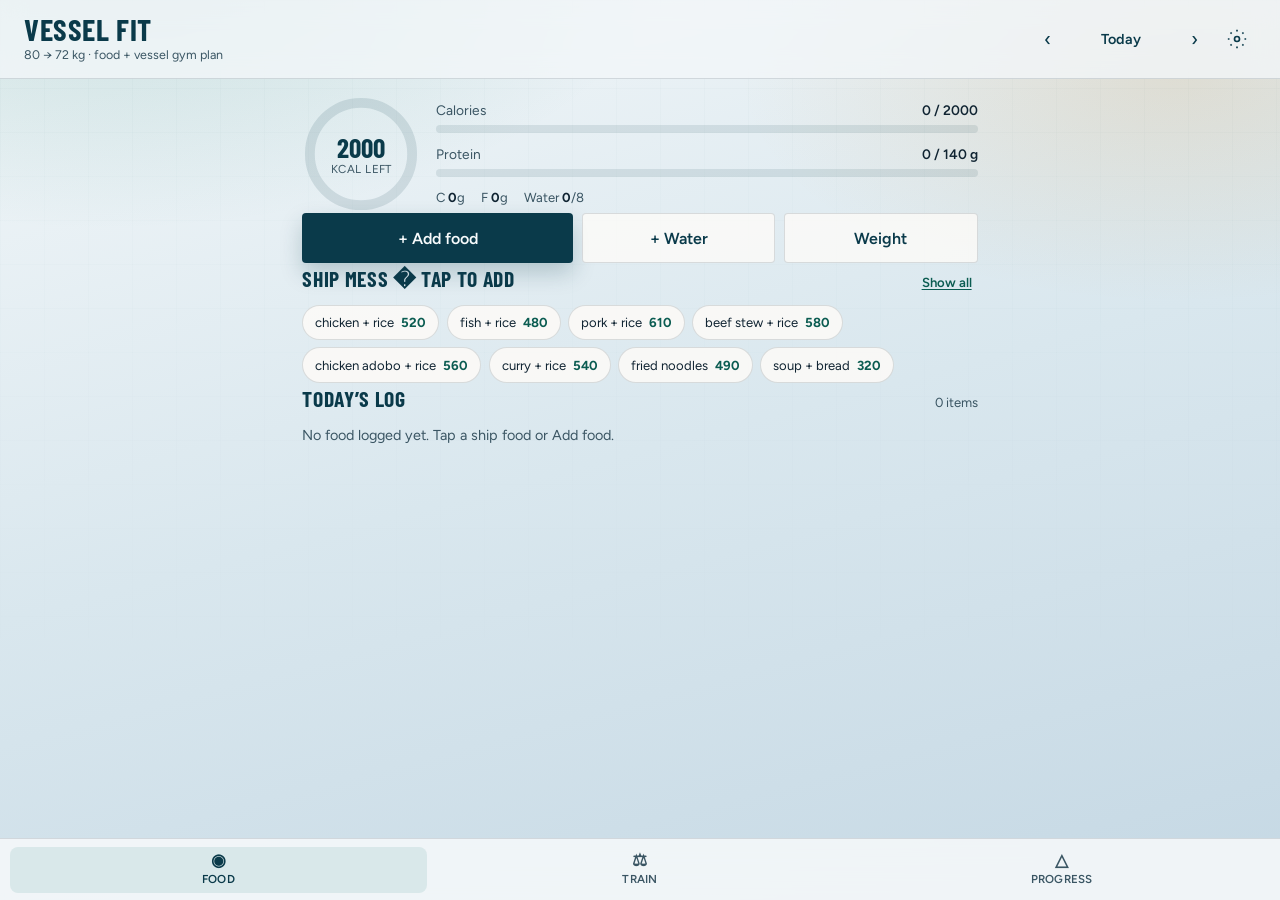
<file: index.html>
<!DOCTYPE html>
<html lang="en">
<head>
  <meta charset="UTF-8" />
  <meta name="viewport" content="width=device-width, initial-scale=1, viewport-fit=cover" />
  <meta name="theme-color" content="#0a3a4a" />
  <meta name="description" content="Vessel fitness app � calorie tracker + 4-day gym plan for 80 to 72 kg" />
  <meta name="mobile-web-app-capable" content="yes" />
  <meta name="apple-mobile-web-app-status-bar-style" content="black-translucent" />
  <title>Vessel Fit</title>
  <link rel="manifest" href="./manifest.json" />
  <link rel="icon" href="./icon.svg" type="image/svg+xml" />
  <link rel="apple-touch-icon" href="./icon.svg" />
  <link rel="preconnect" href="https://fonts.googleapis.com" />
  <link rel="preconnect" href="https://fonts.gstatic.com" crossorigin />
  <link href="https://fonts.googleapis.com/css2?family=Barlow+Condensed:wght@600;700&family=Figtree:wght@400;500;600;700&display=swap" rel="stylesheet" />
  <link rel="stylesheet" href="./styles.css" />
</head>
<body>
  <div class="atmosphere" aria-hidden="true"></div>

  <header class="topbar">
    <div class="brand-block">
      <p class="brand">Vessel Fit</p>
      <p class="tagline">80 &rarr; 72 kg &middot; food + vessel gym plan</p>
    </div>
    <div class="topbar-actions">
      <div class="date-nav" id="date-nav">
        <button type="button" class="ghost-btn" id="prev-day" aria-label="Previous day">&lsaquo;</button>
        <button type="button" class="date-btn" id="date-label" title="Jump to today"></button>
        <button type="button" class="ghost-btn" id="next-day" aria-label="Next day">&rsaquo;</button>
      </div>
      <button type="button" class="icon-btn" id="open-settings" aria-label="Settings" title="Settings">
        <svg width="20" height="20" viewBox="0 0 24 24" fill="none" stroke="currentColor" stroke-width="2" aria-hidden="true">
          <circle cx="12" cy="12" r="3"/><path d="M12 1v2M12 21v2M4.2 4.2l1.4 1.4M18.4 18.4l1.4 1.4M1 12h2M21 12h2M4.2 19.8l1.4-1.4M18.4 5.6l1.4-1.4"/>
        </svg>
      </button>
    </div>
  </header>

  <main class="shell">
    <!-- FOOD -->
    <div class="panel" id="panel-food" data-panel="food">
      <section class="hero-metrics" aria-label="Daily targets">
        <div class="metric-ring-wrap">
          <svg class="ring" viewBox="0 0 120 120" aria-hidden="true">
            <circle class="ring-bg" cx="60" cy="60" r="52" />
            <circle class="ring-fg" id="cal-ring" cx="60" cy="60" r="52" />
          </svg>
          <div class="ring-center">
            <strong id="cal-remaining">2000</strong>
            <span>kcal left</span>
          </div>
        </div>
        <div class="metric-stack">
          <div class="stat-line">
            <div class="stat-head">
              <span>Calories</span>
              <span id="cal-summary">0 / 2000</span>
            </div>
            <div class="bar" aria-hidden="true"><i id="cal-bar"></i></div>
          </div>
          <div class="stat-line">
            <div class="stat-head">
              <span>Protein</span>
              <span id="pro-summary">0 / 140 g</span>
            </div>
            <div class="bar protein" aria-hidden="true"><i id="pro-bar"></i></div>
          </div>
          <div class="macro-row" id="macro-row">
            <span>C <b id="carb-val">0</b>g</span>
            <span>F <b id="fat-val">0</b>g</span>
            <span>Water <b id="water-val">0</b>/8</span>
          </div>
        </div>
      </section>

      <section class="quick-row" aria-label="Quick actions">
        <button type="button" class="primary-btn" id="add-food-btn">+ Add food</button>
        <button type="button" class="secondary-btn" id="add-water-btn">+ Water</button>
        <button type="button" class="secondary-btn" id="log-weight-btn">Weight</button>
      </section>

      <section class="ship-foods" aria-label="Ship mess quick add">
        <div class="section-head">
          <h2>Ship mess � tap to add</h2>
          <button type="button" class="text-btn" id="toggle-ship-foods">Show all</button>
        </div>
        <div class="chip-grid" id="ship-food-chips"></div>
      </section>

      <section class="diary" aria-label="Food diary">
        <div class="section-head">
          <h2>Today&rsquo;s log</h2>
          <span class="muted" id="entry-count">0 items</span>
        </div>
        <div id="meal-sections"></div>
        <p class="empty-hint" id="empty-hint">No food logged yet. Tap a ship food or Add food.</p>
      </section>
    </div>

    <!-- TRAIN -->
    <div class="panel" id="panel-train" data-panel="train" hidden>
      <section class="train-intro">
        <h2 class="panel-title">4-day vessel gym plan</h2>
        <p class="lede">From your spreadsheet � Smith/rack, cables, DBs, rower. Tap an exercise for the form video.</p>
      </section>

      <section class="week-schedule" aria-label="Weekly schedule">
        <div class="section-head"><h2>This week</h2></div>
        <div class="schedule-list" id="schedule-list"></div>
      </section>

      <section class="day-picker" aria-label="Choose workout">
        <div class="day-tabs" id="day-tabs" role="tablist"></div>
      </section>

      <section class="workout-detail" id="workout-detail" aria-live="polite"></section>
    </div>

    <!-- PROGRESS -->
    <div class="panel" id="panel-progress" data-panel="progress" hidden>
      <section class="weight-panel" aria-label="Weight progress">
        <div class="section-head">
          <h2>Weight</h2>
          <span class="muted" id="weight-latest">&mdash;</span>
        </div>
        <div class="weight-track">
          <div class="weight-labels">
            <span>80 kg</span>
            <span>72 kg</span>
          </div>
          <div class="bar goal" aria-hidden="true"><i id="weight-bar"></i></div>
          <p class="weight-note" id="weight-note">Log your first weigh-in to track progress.</p>
        </div>
        <button type="button" class="secondary-btn full" id="log-weight-btn-2">Log weight</button>
      </section>

      <section class="session-history" aria-label="Workout history">
        <div class="section-head">
          <h2>Workouts done</h2>
          <span class="muted" id="session-count">0</span>
        </div>
        <ul class="session-list" id="session-list"></ul>
        <p class="empty-hint" id="session-empty">Complete a workout on the Train tab to log it here.</p>
      </section>

      <section class="nutrition-tips" aria-label="Nutrition from plan">
        <div class="section-head"><h2>Nutrition guide</h2></div>
        <div id="nutrition-list"></div>
      </section>
    </div>
  </main>

  <nav class="bottom-nav" aria-label="Main">
    <button type="button" class="nav-btn active" data-nav="food">
      <span class="nav-ico" aria-hidden="true">&#9673;</span>
      <span>Food</span>
    </button>
    <button type="button" class="nav-btn" data-nav="train">
      <span class="nav-ico" aria-hidden="true">&#9878;</span>
      <span>Train</span>
    </button>
    <button type="button" class="nav-btn" data-nav="progress">
      <span class="nav-ico" aria-hidden="true">&#9651;</span>
      <span>Progress</span>
    </button>
  </nav>

  <!-- Add food sheet -->
  <div class="sheet-backdrop" id="food-backdrop" hidden></div>
  <aside class="sheet" id="food-sheet" role="dialog" aria-modal="true" aria-labelledby="food-sheet-title" hidden>
    <div class="sheet-handle"></div>
    <header class="sheet-head">
      <h2 id="food-sheet-title">Add food</h2>
      <button type="button" class="icon-btn" id="close-food" aria-label="Close">&times;</button>
    </header>
    <div class="sheet-body">
      <label class="field">
        <span>Search foods</span>
        <input type="search" id="food-search" placeholder="chicken, rice, egg..." autocomplete="off" />
      </label>
      <label class="field">
        <span>Meal</span>
        <select id="meal-select">
          <option value="breakfast">Breakfast</option>
          <option value="lunch">Lunch</option>
          <option value="dinner">Dinner</option>
          <option value="snack">Snack</option>
        </select>
      </label>
      <div class="search-results" id="search-results"></div>
      <details class="custom-food">
        <summary>Custom food / mess plate</summary>
        <div class="custom-grid">
          <label class="field"><span>Name</span><input id="custom-name" placeholder="Mess chicken rice" /></label>
          <label class="field"><span>Calories</span><input id="custom-kcal" type="number" min="0" step="1" placeholder="450" /></label>
          <label class="field"><span>Protein (g)</span><input id="custom-pro" type="number" min="0" step="0.1" placeholder="35" /></label>
          <label class="field"><span>Carbs (g)</span><input id="custom-carb" type="number" min="0" step="0.1" placeholder="40" /></label>
          <label class="field"><span>Fat (g)</span><input id="custom-fat" type="number" min="0" step="0.1" placeholder="12" /></label>
          <button type="button" class="primary-btn" id="save-custom">Save &amp; add</button>
        </div>
      </details>
    </div>
  </aside>

  <!-- Weight sheet -->
  <div class="sheet-backdrop" id="weight-backdrop" hidden></div>
  <aside class="sheet" id="weight-sheet" role="dialog" aria-modal="true" aria-labelledby="weight-sheet-title" hidden>
    <div class="sheet-handle"></div>
    <header class="sheet-head">
      <h2 id="weight-sheet-title">Log weight</h2>
      <button type="button" class="icon-btn" id="close-weight" aria-label="Close">&times;</button>
    </header>
    <div class="sheet-body">
      <label class="field">
        <span>Weight (kg)</span>
        <input id="weight-input" type="number" min="40" max="200" step="0.1" placeholder="80.0" />
      </label>
      <label class="field">
        <span>Date</span>
        <input id="weight-date" type="date" />
      </label>
      <button type="button" class="primary-btn" id="save-weight">Save weigh-in</button>
      <ul class="weight-history" id="weight-history"></ul>
    </div>
  </aside>

  <!-- Settings sheet -->
  <div class="sheet-backdrop" id="settings-backdrop" hidden></div>
  <aside class="sheet" id="settings-sheet" role="dialog" aria-modal="true" aria-labelledby="settings-sheet-title" hidden>
    <div class="sheet-handle"></div>
    <header class="sheet-head">
      <h2 id="settings-sheet-title">Targets &amp; profile</h2>
      <button type="button" class="icon-btn" id="close-settings" aria-label="Close">&times;</button>
    </header>
    <div class="sheet-body">
      <label class="field"><span>Daily calories</span><input id="goal-kcal" type="number" min="1200" max="4000" step="50" /></label>
      <label class="field"><span>Protein (g)</span><input id="goal-pro" type="number" min="50" max="300" step="5" /></label>
      <label class="field"><span>Start weight (kg)</span><input id="goal-start" type="number" min="40" max="200" step="0.1" /></label>
      <label class="field"><span>Goal weight (kg)</span><input id="goal-end" type="number" min="40" max="200" step="0.1" /></label>
      <button type="button" class="primary-btn" id="save-settings">Save targets</button>
      <button type="button" class="danger-btn" id="export-data">Export backup (JSON)</button>
      <button type="button" class="ghost-wide" id="import-data">Import backup</button>
      <input type="file" id="import-file" accept="application/json" hidden />
      <p class="fine-print">Food, weight, and workout logs stay on this device. Workout plan is built in from your spreadsheet.</p>
    </div>
  </aside>

  <div class="toast" id="toast" hidden></div>

  <script src="./foods.js"></script>
  <script src="./workouts.js"></script>
  <script src="./app.js"></script>
</body>
</html>
</file>
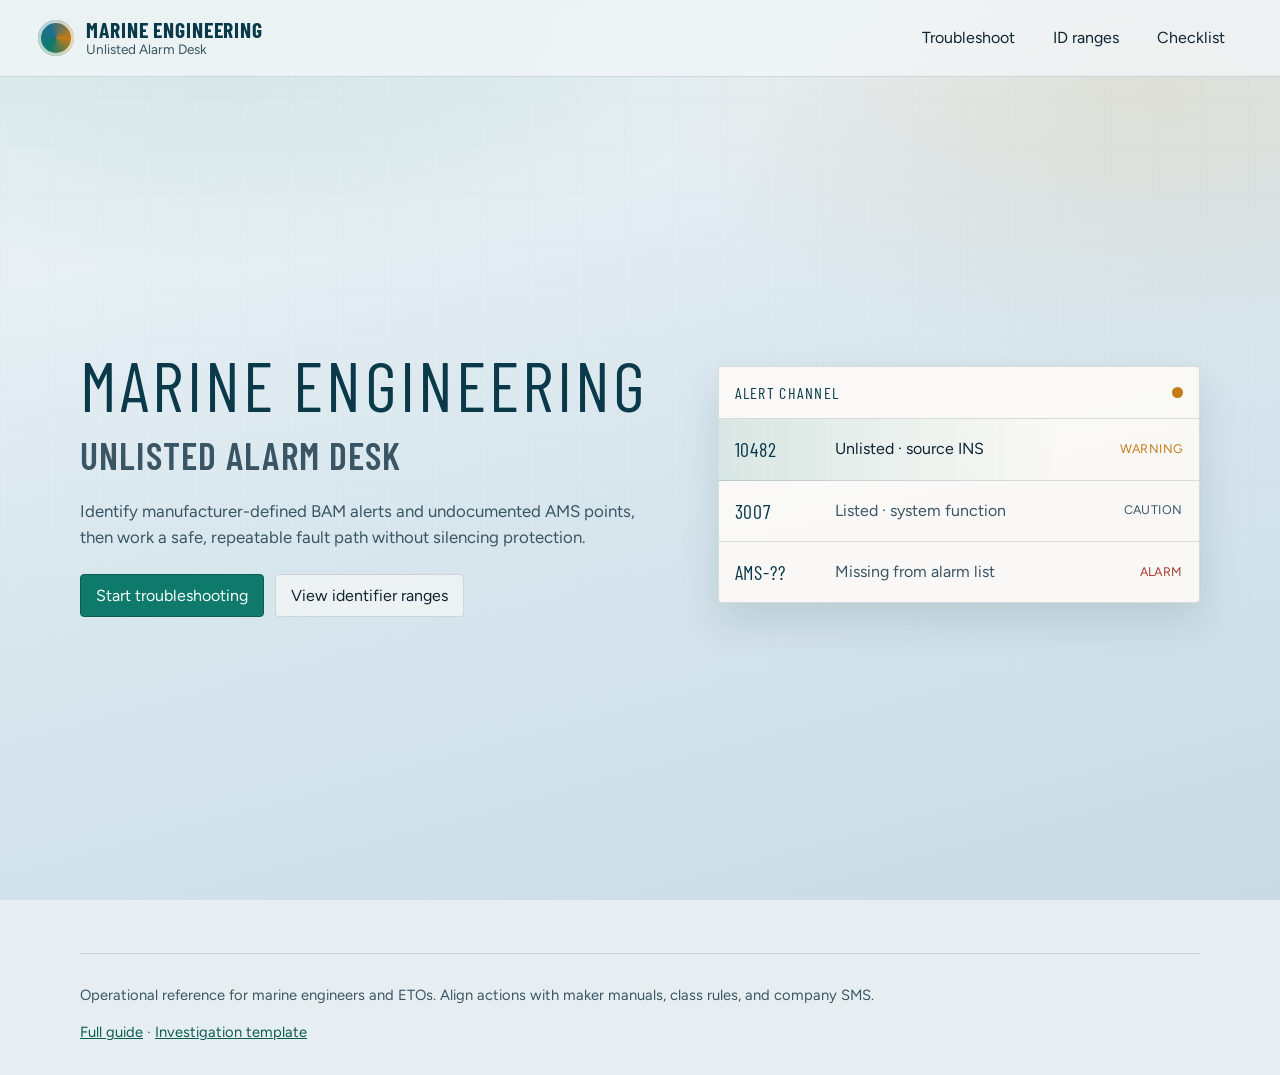
<file: app/index.html>
<!DOCTYPE html>
<html lang="en">
<head>
  <meta charset="UTF-8" />
  <meta name="viewport" content="width=device-width, initial-scale=1" />
  <meta name="description" content="Shipboard troubleshooting guide for unlisted BAM and AMS alarms." />
  <title>Unlisted Alarm Desk · Marine Engineering</title>
  <link rel="preconnect" href="https://fonts.googleapis.com" />
  <link rel="preconnect" href="https://fonts.gstatic.com" crossorigin />
  <link href="https://fonts.googleapis.com/css2?family=Barlow+Condensed:wght@500;600;700&family=Figtree:wght@400;500;600;700&display=swap" rel="stylesheet" />
  <link rel="stylesheet" href="styles.css" />
</head>
<body>
  <div class="atmosphere" aria-hidden="true"></div>

  <header class="topbar">
    <a class="brand" href="#top" data-nav="home">
      <span class="brand-mark" aria-hidden="true"></span>
      <span class="brand-text">
        <strong>Marine Engineering</strong>
        <span>Unlisted Alarm Desk</span>
      </span>
    </a>
    <nav class="topnav" aria-label="Primary">
      <button type="button" data-nav="troubleshoot">Troubleshoot</button>
      <button type="button" data-nav="reference">ID ranges</button>
      <button type="button" data-nav="checklist">Checklist</button>
    </nav>
  </header>

  <main id="top">
    <section class="hero" id="view-home">
      <div class="hero-copy">
        <p class="brand-signal">Marine Engineering</p>
        <h1>Unlisted Alarm Desk</h1>
        <p class="lede">
          Identify manufacturer-defined BAM alerts and undocumented AMS points, then work a safe, repeatable fault path without silencing protection.
        </p>
        <div class="cta-row">
          <button type="button" class="btn primary" data-nav="troubleshoot">Start troubleshooting</button>
          <button type="button" class="btn ghost" data-nav="reference">View identifier ranges</button>
        </div>
      </div>
      <div class="hero-visual" role="img" aria-label="Abstract bridge console with alert channels">
        <div class="console">
          <div class="console-header">
            <span>Alert channel</span>
            <span class="pulse"></span>
          </div>
          <div class="console-rows">
            <div class="row active">
              <span class="id">10482</span>
              <span class="label">Unlisted · source INS</span>
              <span class="pri warn">Warning</span>
            </div>
            <div class="row">
              <span class="id">3007</span>
              <span class="label">Listed · system function</span>
              <span class="pri">Caution</span>
            </div>
            <div class="row">
              <span class="id">AMS-??</span>
              <span class="label">Missing from alarm list</span>
              <span class="pri crit">Alarm</span>
            </div>
          </div>
        </div>
      </div>
    </section>

    <section class="panel hidden" id="view-troubleshoot" aria-labelledby="ts-title">
      <div class="panel-head">
        <p class="eyebrow">Interactive path</p>
        <h2 id="ts-title">Troubleshoot an unlisted alarm</h2>
        <p class="support">Choose the system context, then the symptom. Steps stay on one job at a time.</p>
      </div>

      <ol class="wizard-progress" id="wizard-progress" aria-label="Progress"></ol>

      <div id="wizard-stage" class="wizard-stage"></div>

      <div class="safety-strip" id="safety-strip" hidden>
        <h3>Standing rules</h3>
        <ul id="safety-list"></ul>
      </div>
    </section>

    <section class="panel hidden" id="view-reference" aria-labelledby="ref-title">
      <div class="panel-head">
        <p class="eyebrow">IEC 62923-2</p>
        <h2 id="ref-title">Alert identifier ranges</h2>
        <p class="support">Unlisted does not mean optional. It means manufacturer-defined, outside Annex A, and it must still be documented.</p>
      </div>

      <div class="range-grid" role="table" aria-label="Alert identifier ranges">
        <div class="range-row head" role="row">
          <span>Range</span>
          <span>Role</span>
          <span>Notes</span>
        </div>
        <div class="range-row" role="row">
          <span>0001–0099</span>
          <span>Emergency alarms</span>
          <span>Reserved for emergency use only</span>
        </div>
        <div class="range-row" role="row">
          <span>0100–0299</span>
          <span>Reserved</span>
          <span>Future expansion</span>
        </div>
        <div class="range-row" role="row">
          <span>0300–9999</span>
          <span>Standard / graded alerts</span>
          <span>Use Annex A IDs when the alert is listed</span>
        </div>
        <div class="range-row emphasis" role="row">
          <span>10000–9999999</span>
          <span>Unlisted / manufacturer-defined</span>
          <span>Maker must publish the full ID catalogue for the equipment</span>
        </div>
      </div>

      <div class="ref-blocks">
        <article>
          <h3>What to demand from the maker</h3>
          <ul>
            <li>Complete list of all alerts in the equipment with assigned identifiers</li>
            <li>Plain-language meaning, priority/category, and recommended bridge response</li>
            <li>Confirmation that Annex A alerts use standard IDs, and all others sit in 10000–9999999</li>
          </ul>
        </article>
        <article>
          <h3>Shipboard quick checks</h3>
          <ul>
            <li>If the ID is ≥ 10000, open that equipment’s BAM catalogue before guessing</li>
            <li>If AMS text has no alarm-list row, treat configuration/documentation as part of the defect</li>
            <li>Keep a local quick-reference of proven unlisted IDs for the next watch</li>
          </ul>
        </article>
      </div>
    </section>

    <section class="panel hidden" id="view-checklist" aria-labelledby="cl-title">
      <div class="panel-head">
        <p class="eyebrow">Field sheet</p>
        <h2 id="cl-title">Investigation checklist</h2>
        <p class="support">Fill this while the alarm is still active. Print or copy into the defect book.</p>
      </div>

      <form class="checklist" id="checklist-form">
        <fieldset>
          <legend>Identity</legend>
          <label>System
            <select name="system">
              <option value="">Select…</option>
              <option>BAM / navigation</option>
              <option>AMS / UMS machinery</option>
              <option>Other / unknown</option>
            </select>
          </label>
          <label>Identifier / tag
            <input name="identifier" type="text" placeholder="e.g. 10482 or ME-LO-P-??" autocomplete="off" />
          </label>
          <label>Source equipment
            <input name="source" type="text" placeholder="Radar, INS, AMS cabinet A…" autocomplete="off" />
          </label>
          <label>Priority / category
            <input name="priority" type="text" placeholder="Alarm / Warning / Caution…" autocomplete="off" />
          </label>
          <label>Date &amp; time (UTC or ship)
            <input name="when" type="text" placeholder="2026-10-02 14:22 LT" autocomplete="off" />
          </label>
          <label>Operating context
            <input name="context" type="text" placeholder="Sea passage, UMS, harbour…" autocomplete="off" />
          </label>
        </fieldset>

        <fieldset>
          <legend>Evidence captured</legend>
          <label class="check"><input type="checkbox" name="ev_photo" /> Screen / log export saved</label>
          <label class="check"><input type="checkbox" name="ev_maker" /> Maker catalogue checked</label>
          <label class="check"><input type="checkbox" name="ev_list" /> Ship alarm list / IOM checked</label>
          <label class="check"><input type="checkbox" name="ev_field" /> Field value / local gauge compared</label>
          <label class="check"><input type="checkbox" name="ev_power" /> Power / earth / comms reviewed</label>
        </fieldset>

        <fieldset>
          <legend>Findings &amp; actions</legend>
          <label>Observed condition
            <textarea name="condition" rows="3" placeholder="What was actually wrong in the plant or equipment?"></textarea>
          </label>
          <label>Corrective action
            <textarea name="action" rows="3" placeholder="Repair, config fix, documentation update…"></textarea>
          </label>
          <label>Inhibit / set-point change?
            <textarea name="inhibit" rows="2" placeholder="None — or owner, reason, restore-by time"></textarea>
          </label>
          <label>Follow-up owner
            <input name="owner" type="text" placeholder="2/E, ETO, maker service…" autocomplete="off" />
          </label>
        </fieldset>

        <div class="cta-row">
          <button type="button" class="btn primary" id="copy-checklist">Copy summary</button>
          <button type="reset" class="btn ghost">Clear</button>
          <span class="copy-status" id="copy-status" role="status" aria-live="polite"></span>
        </div>
      </form>
    </section>
  </main>

  <footer class="site-footer">
    <p>Operational reference for marine engineers and ETOs. Align actions with maker manuals, class rules, and company SMS.</p>
    <p><a href="../docs/unlisted-alarms.md">Full guide</a> · <a href="../docs/templates/alarm-investigation.md">Investigation template</a></p>
  </footer>

  <script src="app.js" type="module"></script>
</body>
</html>
</file>
<file: styles.css>
:root {
  --bg-0: #e7eef2;
  --ink: #102432;
  --ink-soft: #3a5563;
  --brand: #0a3a4a;
  --accent: #0f7a6b;
  --accent-deep: #0b5c51;
  --signal: #c47b16;
  --danger: #a33b2d;
  --panel: rgba(255, 252, 248, 0.9);
  --line: rgba(16, 36, 50, 0.14);
  --shadow: 0 16px 36px rgba(10, 40, 55, 0.14);
  --font-display: "Barlow Condensed", "Arial Narrow", sans-serif;
  --font-body: "Figtree", "Segoe UI", sans-serif;
  --ring: 327; /* 2 * pi * 52 */
}

*,
*::before,
*::after { box-sizing: border-box; }

html { scroll-behavior: smooth; }

body {
  margin: 0;
  min-height: 100vh;
  min-height: 100dvh;
  color: var(--ink);
  font-family: var(--font-body);
  background: var(--bg-0);
  line-height: 1.45;
  padding-bottom: calc(2rem + env(safe-area-inset-bottom));
}

.atmosphere {
  position: fixed;
  inset: 0;
  z-index: -1;
  background:
    radial-gradient(1000px 520px at 8% -8%, rgba(15, 122, 107, 0.2), transparent 58%),
    radial-gradient(800px 420px at 92% 8%, rgba(196, 123, 22, 0.14), transparent 55%),
    linear-gradient(165deg, #f3f7f9 0%, #d9e7ee 50%, #c5d8e4 100%);
  animation: drift 16s ease-in-out infinite alternate;
}

.atmosphere::after {
  content: "";
  position: absolute;
  inset: 0;
  background-image:
    linear-gradient(rgba(10, 58, 74, 0.035) 1px, transparent 1px),
    linear-gradient(90deg, rgba(10, 58, 74, 0.035) 1px, transparent 1px);
  background-size: 44px 44px;
  mask-image: linear-gradient(180deg, rgba(0,0,0,.5), transparent 80%);
  pointer-events: none;
}

@keyframes drift {
  from { transform: translate3d(0, 0, 0) scale(1); }
  to { transform: translate3d(0, -10px, 0) scale(1.015); }
}

.topbar {
  display: flex;
  align-items: center;
  justify-content: space-between;
  gap: 0.75rem;
  padding: 0.85rem clamp(0.9rem, 3vw, 1.5rem);
  padding-top: calc(0.85rem + env(safe-area-inset-top));
  border-bottom: 1px solid var(--line);
  background: rgba(243, 247, 249, 0.78);
  backdrop-filter: blur(12px);
  position: sticky;
  top: 0;
  z-index: 30;
}

.brand {
  margin: 0;
  font-family: var(--font-display);
  font-size: clamp(1.55rem, 4vw, 1.9rem);
  font-weight: 700;
  letter-spacing: 0.02em;
  color: var(--brand);
  line-height: 1;
  text-transform: uppercase;
}

.tagline {
  margin: 0.15rem 0 0;
  font-size: 0.78rem;
  color: var(--ink-soft);
}

.topbar-actions {
  display: flex;
  align-items: center;
  gap: 0.25rem;
}

.ghost-btn,
.icon-btn,
.date-btn,
.text-btn {
  font: inherit;
  border: 0;
  background: transparent;
  color: var(--brand);
  cursor: pointer;
}

.ghost-btn,
.icon-btn {
  width: 2.4rem;
  height: 2.4rem;
  border-radius: 999px;
  font-size: 1.25rem;
  display: grid;
  place-items: center;
}

.ghost-btn:hover,
.icon-btn:hover { background: rgba(10, 58, 74, 0.08); }

.date-btn {
  min-width: 6.5rem;
  padding: 0.35rem 0.5rem;
  font-weight: 600;
  font-size: 0.9rem;
  border-radius: 999px;
}

.date-btn:hover { background: rgba(10, 58, 74, 0.08); }

.shell {
  width: min(720px, 100%);
  margin: 0 auto;
  padding: 1rem clamp(0.9rem, 3vw, 1.4rem) 2rem;
  display: grid;
  gap: 1.15rem;
}

.hero-metrics {
  display: grid;
  grid-template-columns: auto 1fr;
  gap: 1rem;
  align-items: center;
  animation: rise 0.55s ease both;
}

@keyframes rise {
  from { opacity: 0; transform: translateY(10px); }
  to { opacity: 1; transform: none; }
}

.metric-ring-wrap {
  position: relative;
  width: 118px;
  height: 118px;
}

.ring { width: 100%; height: 100%; transform: rotate(-90deg); }

.ring-bg {
  fill: none;
  stroke: rgba(10, 58, 74, 0.12);
  stroke-width: 10;
}

.ring-fg {
  fill: none;
  stroke: var(--accent);
  stroke-width: 10;
  stroke-linecap: round;
  stroke-dasharray: var(--ring);
  stroke-dashoffset: 0;
  transition: stroke-dashoffset 0.55s ease, stroke 0.3s ease;
}

.ring-fg.over { stroke: var(--danger); }

.ring-center {
  position: absolute;
  inset: 0;
  display: grid;
  place-content: center;
  text-align: center;
  transform: translateY(2px);
}

.ring-center strong {
  font-family: var(--font-display);
  font-size: 1.7rem;
  line-height: 1;
  color: var(--brand);
}

.ring-center span {
  font-size: 0.72rem;
  color: var(--ink-soft);
  text-transform: uppercase;
  letter-spacing: 0.04em;
}

.metric-stack { display: grid; gap: 0.7rem; }

.stat-head {
  display: flex;
  justify-content: space-between;
  font-size: 0.86rem;
  margin-bottom: 0.28rem;
  color: var(--ink-soft);
}

.stat-head span:last-child {
  color: var(--ink);
  font-weight: 600;
}

.bar {
  height: 8px;
  border-radius: 999px;
  background: rgba(10, 58, 74, 0.1);
  overflow: hidden;
}

.bar > i {
  display: block;
  height: 100%;
  width: 0%;
  border-radius: inherit;
  background: linear-gradient(90deg, var(--accent-deep), var(--accent));
  transition: width 0.45s ease;
}

.bar.protein > i {
  background: linear-gradient(90deg, #9a5b10, var(--signal));
}

.bar.goal > i {
  background: linear-gradient(90deg, var(--brand), var(--accent));
}

.macro-row {
  display: flex;
  flex-wrap: wrap;
  gap: 0.75rem 1rem;
  font-size: 0.82rem;
  color: var(--ink-soft);
}

.macro-row b { color: var(--ink); font-weight: 700; }

.quick-row {
  display: grid;
  grid-template-columns: 1.4fr 1fr 1fr;
  gap: 0.55rem;
  animation: rise 0.55s ease 0.08s both;
}

.primary-btn,
.secondary-btn,
.danger-btn,
.ghost-wide {
  font: inherit;
  border: 0;
  cursor: pointer;
  border-radius: 4px;
  padding: 0.78rem 0.7rem;
  font-weight: 600;
}

.primary-btn {
  background: var(--brand);
  color: #f7fbfc;
  box-shadow: 0 10px 22px rgba(10, 58, 74, 0.22);
}

.primary-btn:hover { background: #0d4a5e; }

.secondary-btn {
  background: rgba(255, 252, 248, 0.75);
  color: var(--brand);
  border: 1px solid var(--line);
}

.secondary-btn:hover { background: #fff; }

.danger-btn {
  width: 100%;
  background: transparent;
  color: var(--danger);
  border: 1px solid rgba(163, 59, 45, 0.35);
  margin-top: 0.4rem;
}

.ghost-wide {
  width: 100%;
  background: transparent;
  color: var(--ink-soft);
  margin-top: 0.35rem;
}

.section-head {
  display: flex;
  align-items: baseline;
  justify-content: space-between;
  gap: 0.75rem;
  margin-bottom: 0.65rem;
}

.section-head h2 {
  margin: 0;
  font-family: var(--font-display);
  font-size: 1.35rem;
  letter-spacing: 0.03em;
  text-transform: uppercase;
  color: var(--brand);
}

.muted { color: var(--ink-soft); font-size: 0.82rem; }

.text-btn {
  font-size: 0.82rem;
  font-weight: 600;
  color: var(--accent-deep);
  text-decoration: underline;
  text-underline-offset: 2px;
}

.ship-foods { animation: rise 0.55s ease 0.12s both; }

.chip-grid {
  display: flex;
  flex-wrap: wrap;
  gap: 0.45rem;
}

.chip {
  font: inherit;
  border: 1px solid var(--line);
  background: rgba(255, 252, 248, 0.8);
  color: var(--ink);
  border-radius: 999px;
  padding: 0.45rem 0.75rem;
  font-size: 0.82rem;
  cursor: pointer;
  transition: transform 0.15s ease, background 0.15s ease;
}

.chip:hover {
  background: #fff;
  transform: translateY(-1px);
}

.chip:active { transform: scale(0.97); }

.chip b {
  color: var(--accent-deep);
  font-weight: 700;
  margin-left: 0.25rem;
}

.chip-grid.collapsed .chip:nth-child(n+9) { display: none; }

.diary { animation: rise 0.55s ease 0.16s both; }

.meal-block { margin-bottom: 0.9rem; }

.meal-title {
  margin: 0 0 0.4rem;
  font-size: 0.78rem;
  text-transform: uppercase;
  letter-spacing: 0.08em;
  color: var(--ink-soft);
  font-weight: 700;
}

.entry {
  display: grid;
  grid-template-columns: 1fr auto auto;
  gap: 0.5rem;
  align-items: center;
  padding: 0.65rem 0;
  border-bottom: 1px solid var(--line);
}

.entry-name { font-weight: 600; font-size: 0.95rem; }
.entry-meta { font-size: 0.78rem; color: var(--ink-soft); margin-top: 0.1rem; }
.entry-cals { font-weight: 700; color: var(--brand); font-variant-numeric: tabular-nums; }

.entry-del {
  border: 0;
  background: transparent;
  color: var(--danger);
  cursor: pointer;
  font-size: 1.1rem;
  width: 2rem;
  height: 2rem;
  border-radius: 999px;
}

.entry-del:hover { background: rgba(163, 59, 45, 0.08); }

.empty-hint {
  margin: 0.4rem 0 0;
  color: var(--ink-soft);
  font-size: 0.9rem;
}

.empty-hint[hidden] { display: none; }

.weight-panel { animation: rise 0.55s ease 0.2s both; }

.weight-labels {
  display: flex;
  justify-content: space-between;
  font-size: 0.78rem;
  color: var(--ink-soft);
  margin-bottom: 0.35rem;
}

.weight-note {
  margin: 0.55rem 0 0;
  font-size: 0.86rem;
  color: var(--ink-soft);
}

/* Sheets */
.sheet-backdrop {
  position: fixed;
  inset: 0;
  background: rgba(8, 24, 32, 0.45);
  z-index: 40;
  animation: fade 0.2s ease;
}

.sheet-backdrop[hidden],
.sheet[hidden] { display: none; }

@keyframes fade {
  from { opacity: 0; }
  to { opacity: 1; }
}

.sheet {
  position: fixed;
  left: 0;
  right: 0;
  bottom: 0;
  z-index: 50;
  max-height: min(88vh, 720px);
  background: #f7fafb;
  border-radius: 16px 16px 0 0;
  box-shadow: var(--shadow);
  display: flex;
  flex-direction: column;
  animation: sheet-up 0.28s ease;
  padding-bottom: env(safe-area-inset-bottom);
}

@keyframes sheet-up {
  from { transform: translateY(24px); opacity: 0.6; }
  to { transform: none; opacity: 1; }
}

.sheet-handle {
  width: 42px;
  height: 4px;
  border-radius: 999px;
  background: rgba(16, 36, 50, 0.2);
  margin: 0.55rem auto 0;
}

.sheet-head {
  display: flex;
  align-items: center;
  justify-content: space-between;
  padding: 0.4rem 1rem 0.5rem;
  border-bottom: 1px solid var(--line);
}

.sheet-head h2 {
  margin: 0;
  font-family: var(--font-display);
  font-size: 1.45rem;
  text-transform: uppercase;
  letter-spacing: 0.03em;
  color: var(--brand);
}

.sheet-body {
  padding: 0.9rem 1rem 1.2rem;
  overflow: auto;
  display: grid;
  gap: 0.75rem;
}

.field {
  display: grid;
  gap: 0.3rem;
  font-size: 0.82rem;
  color: var(--ink-soft);
  font-weight: 600;
}

.field input,
.field select {
  font: inherit;
  font-weight: 500;
  color: var(--ink);
  border: 1px solid var(--line);
  border-radius: 4px;
  padding: 0.7rem 0.75rem;
  background: #fff;
}

.field input:focus,
.field select:focus {
  outline: 2px solid rgba(15, 122, 107, 0.35);
  border-color: var(--accent);
}

.search-results { display: grid; gap: 0.35rem; max-height: 40vh; overflow: auto; }

.result-item {
  display: grid;
  grid-template-columns: 1fr auto;
  gap: 0.4rem;
  text-align: left;
  font: inherit;
  border: 1px solid var(--line);
  background: #fff;
  border-radius: 4px;
  padding: 0.65rem 0.75rem;
  cursor: pointer;
}

.result-item:hover { border-color: rgba(15, 122, 107, 0.45); }

.result-item strong { display: block; font-size: 0.92rem; }
.result-item span { font-size: 0.78rem; color: var(--ink-soft); }
.result-item em {
  font-style: normal;
  font-weight: 700;
  color: var(--brand);
  font-variant-numeric: tabular-nums;
}

.custom-food summary {
  cursor: pointer;
  font-weight: 600;
  color: var(--accent-deep);
  margin-bottom: 0.5rem;
}

.custom-grid { display: grid; gap: 0.55rem; }

.weight-history {
  list-style: none;
  margin: 0.4rem 0 0;
  padding: 0;
  display: grid;
  gap: 0.35rem;
}

.weight-history li {
  display: flex;
  justify-content: space-between;
  padding: 0.45rem 0;
  border-bottom: 1px solid var(--line);
  font-size: 0.9rem;
}

.fine-print {
  margin: 0.5rem 0 0;
  font-size: 0.78rem;
  color: var(--ink-soft);
}

.toast {
  position: fixed;
  left: 50%;
  bottom: calc(1.2rem + env(safe-area-inset-bottom));
  transform: translateX(-50%);
  background: var(--brand);
  color: #f4f9fa;
  padding: 0.65rem 1rem;
  border-radius: 999px;
  font-size: 0.88rem;
  font-weight: 600;
  z-index: 80;
  box-shadow: var(--shadow);
  animation: rise 0.25s ease;
}

.toast[hidden] { display: none; }

@media (max-width: 520px) {
  .hero-metrics { grid-template-columns: 1fr; justify-items: center; text-align: left; }
  .metric-stack { width: 100%; }
  .quick-row { grid-template-columns: 1fr 1fr; }
  .quick-row .primary-btn { grid-column: 1 / -1; }
}

@media (prefers-reduced-motion: reduce) {
  *, *::before, *::after {
    animation: none !important;
    transition: none !important;
  }
}

/* ---- App shell with bottom nav ---- */
body {
  padding-bottom: calc(4.8rem + env(safe-area-inset-bottom));
}

.bottom-nav {
  position: fixed;
  left: 0;
  right: 0;
  bottom: 0;
  z-index: 35;
  display: grid;
  grid-template-columns: repeat(3, 1fr);
  gap: 0.25rem;
  padding: 0.45rem 0.6rem calc(0.45rem + env(safe-area-inset-bottom));
  background: rgba(243, 247, 249, 0.92);
  border-top: 1px solid var(--line);
  backdrop-filter: blur(12px);
}

.nav-btn {
  font: inherit;
  border: 0;
  background: transparent;
  color: var(--ink-soft);
  display: grid;
  gap: 0.1rem;
  justify-items: center;
  padding: 0.35rem 0.25rem;
  border-radius: 8px;
  cursor: pointer;
  font-size: 0.72rem;
  font-weight: 600;
  letter-spacing: 0.02em;
  text-transform: uppercase;
}

.nav-btn .nav-ico { font-size: 1.05rem; line-height: 1; }
.nav-btn.active {
  color: var(--brand);
  background: rgba(15, 122, 107, 0.1);
}

.panel[hidden] { display: none !important; }

.date-nav {
  display: flex;
  align-items: center;
  gap: 0.15rem;
}

.date-nav[hidden] { display: none !important; }

.panel-title {
  margin: 0 0 0.35rem;
  font-family: var(--font-display);
  font-size: 1.55rem;
  letter-spacing: 0.03em;
  text-transform: uppercase;
  color: var(--brand);
}

.lede {
  margin: 0;
  color: var(--ink-soft);
  font-size: 0.92rem;
}

.train-intro { margin-bottom: 0.35rem; }

.schedule-list { display: grid; gap: 0.4rem; }

.schedule-row {
  display: flex;
  justify-content: space-between;
  align-items: center;
  gap: 0.75rem;
  padding: 0.65rem 0.1rem;
  border-bottom: 1px solid var(--line);
}

.schedule-row strong {
  display: block;
  font-size: 0.92rem;
}

.schedule-row span {
  display: block;
  font-size: 0.78rem;
  color: var(--ink-soft);
}

.schedule-row.is-today {
  background: rgba(15, 122, 107, 0.08);
  margin: 0 -0.4rem;
  padding-left: 0.5rem;
  padding-right: 0.5rem;
  border-radius: 4px;
}

.day-tabs {
  display: grid;
  grid-template-columns: repeat(2, 1fr);
  gap: 0.5rem;
  margin: 0.75rem 0 1rem;
}

.day-tab {
  font: inherit;
  text-align: left;
  border: 1px solid var(--line);
  background: rgba(255, 252, 248, 0.8);
  border-radius: 4px;
  padding: 0.65rem 0.7rem;
  cursor: pointer;
  color: var(--ink);
}

.day-tab b {
  display: block;
  font-family: var(--font-display);
  font-size: 1.05rem;
  letter-spacing: 0.03em;
  text-transform: uppercase;
  color: var(--brand);
}

.day-tab span {
  display: block;
  font-size: 0.75rem;
  color: var(--ink-soft);
  margin-top: 0.15rem;
}

.day-tab.active {
  border-color: rgba(15, 122, 107, 0.55);
  box-shadow: inset 0 0 0 1px rgba(15, 122, 107, 0.25);
  background: #fff;
}

.workout-head {
  display: grid;
  gap: 0.55rem;
  margin-bottom: 0.85rem;
}

.workout-head h2 {
  margin: 0 0 0.3rem;
  font-family: var(--font-display);
  font-size: 1.35rem;
  text-transform: uppercase;
  letter-spacing: 0.03em;
  color: var(--brand);
}

.workout-meta {
  display: flex;
  gap: 0.75rem;
  flex-wrap: wrap;
  font-size: 0.8rem;
  color: var(--ink-soft);
  font-weight: 600;
}

.ex-list { display: grid; gap: 0.75rem; }

.ex-card {
  border-top: 1px solid var(--line);
  padding: 0.85rem 0 0.35rem;
  animation: rise 0.4s ease both;
}

.ex-card.is-done .ex-copy h3 { color: var(--accent-deep); }

.ex-top {
  display: grid;
  grid-template-columns: auto 1fr;
  gap: 0.65rem;
  align-items: start;
}

.check {
  position: relative;
  width: 1.45rem;
  height: 1.45rem;
  margin-top: 0.15rem;
}

.check input {
  position: absolute;
  inset: 0;
  opacity: 0;
  cursor: pointer;
}

.check-ui {
  display: block;
  width: 1.45rem;
  height: 1.45rem;
  border: 2px solid rgba(10, 58, 74, 0.35);
  border-radius: 4px;
  background: #fff;
}

.check input:checked + .check-ui {
  background: var(--accent);
  border-color: var(--accent);
  background-image: linear-gradient(45deg, transparent 40%, #fff 40%, #fff 60%, transparent 60%),
    linear-gradient(-45deg, transparent 55%, #fff 55%, #fff 70%, transparent 70%);
  background-size: 55% 55%;
  background-position: 55% 45%, 30% 55%;
  background-repeat: no-repeat;
}

.ex-copy h3 {
  margin: 0;
  font-size: 1rem;
  line-height: 1.25;
}

.ex-copy p {
  margin: 0.2rem 0 0;
  font-size: 0.8rem;
  color: var(--ink-soft);
}

.ex-cues { color: var(--ink) !important; }
.ex-gear { font-size: 0.74rem !important; opacity: 0.85; }

.ex-tools {
  display: grid;
  grid-template-columns: 1fr 1fr auto;
  gap: 0.45rem;
  margin-top: 0.65rem;
  align-items: end;
}

.mini-field {
  display: grid;
  gap: 0.2rem;
  font-size: 0.72rem;
  font-weight: 600;
  color: var(--ink-soft);
}

.mini-field input {
  font: inherit;
  font-weight: 500;
  color: var(--ink);
  border: 1px solid var(--line);
  border-radius: 4px;
  padding: 0.55rem 0.55rem;
  background: #fff;
  width: 100%;
}

.video-btn {
  display: grid;
  grid-template-columns: 48px 1fr;
  gap: 0.4rem;
  align-items: center;
  text-decoration: none;
  color: var(--brand);
  font-size: 0.75rem;
  font-weight: 700;
  border: 1px solid var(--line);
  border-radius: 4px;
  padding: 0.25rem 0.45rem 0.25rem 0.25rem;
  background: rgba(255, 252, 248, 0.9);
  min-width: 7.5rem;
}

.video-btn img {
  width: 48px;
  height: 36px;
  object-fit: cover;
  border-radius: 3px;
  display: block;
}

.workout-notes {
  margin: 0.9rem 0;
  font-size: 0.88rem;
  color: var(--ink-soft);
}

.primary-btn.full,
.secondary-btn.full {
  width: 100%;
}

.session-list {
  list-style: none;
  margin: 0;
  padding: 0;
  display: grid;
  gap: 0.35rem;
}

.session-list li {
  display: flex;
  justify-content: space-between;
  align-items: center;
  gap: 0.75rem;
  padding: 0.55rem 0;
  border-bottom: 1px solid var(--line);
}

.session-list strong { display: block; }
.session-list span {
  display: block;
  font-size: 0.78rem;
  color: var(--ink-soft);
}

.tip-row {
  padding: 0.65rem 0;
  border-bottom: 1px solid var(--line);
}

.tip-row strong {
  display: block;
  font-size: 0.9rem;
  color: var(--brand);
  margin-bottom: 0.2rem;
}

.tip-row span {
  font-size: 0.86rem;
  color: var(--ink-soft);
}

@media (max-width: 520px) {
  .ex-tools {
    grid-template-columns: 1fr 1fr;
  }
  .video-btn {
    grid-column: 1 / -1;
  }
}
</file>
<file: app/styles.css>
:root {
  --bg-0: #e7eef2;
  --bg-1: #d5e3ea;
  --ink: #102432;
  --ink-soft: #3a5563;
  --brand: #0a3a4a;
  --accent: #0f7a6b;
  --accent-deep: #0b5c51;
  --signal: #c47b16;
  --danger: #a33b2d;
  --panel: rgba(255, 252, 248, 0.86);
  --line: rgba(16, 36, 50, 0.14);
  --shadow: 0 18px 40px rgba(10, 40, 55, 0.12);
  --radius: 4px;
  --font-display: "Barlow Condensed", "Arial Narrow", sans-serif;
  --font-body: "Figtree", "Segoe UI", sans-serif;
}

*,
*::before,
*::after {
  box-sizing: border-box;
}

html {
  scroll-behavior: smooth;
}

body {
  margin: 0;
  min-height: 100vh;
  color: var(--ink);
  font-family: var(--font-body);
  background: var(--bg-0);
  line-height: 1.5;
}

.atmosphere {
  position: fixed;
  inset: 0;
  z-index: -1;
  background:
    radial-gradient(1200px 600px at 12% -10%, rgba(15, 122, 107, 0.18), transparent 60%),
    radial-gradient(900px 500px at 90% 10%, rgba(196, 123, 22, 0.12), transparent 55%),
    linear-gradient(165deg, #f3f7f9 0%, #d9e7ee 48%, #c9dbe5 100%);
  animation: drift 18s ease-in-out infinite alternate;
}

.atmosphere::after {
  content: "";
  position: absolute;
  inset: 0;
  background-image:
    linear-gradient(rgba(10, 58, 74, 0.035) 1px, transparent 1px),
    linear-gradient(90deg, rgba(10, 58, 74, 0.035) 1px, transparent 1px);
  background-size: 48px 48px;
  mask-image: linear-gradient(180deg, rgba(0, 0, 0, 0.55), transparent 85%);
  pointer-events: none;
}

@keyframes drift {
  from { transform: translate3d(0, 0, 0) scale(1); }
  to { transform: translate3d(0, -12px, 0) scale(1.02); }
}

.topbar {
  display: flex;
  align-items: center;
  justify-content: space-between;
  gap: 1rem;
  padding: 1rem clamp(1rem, 3vw, 2.5rem);
  border-bottom: 1px solid var(--line);
  backdrop-filter: blur(10px);
  background: rgba(243, 247, 249, 0.72);
  position: sticky;
  top: 0;
  z-index: 20;
}

.brand {
  display: flex;
  align-items: center;
  gap: 0.75rem;
  text-decoration: none;
  color: inherit;
}

.brand-mark {
  width: 2.25rem;
  height: 2.25rem;
  border-radius: 50%;
  background:
    conic-gradient(from 210deg, var(--accent), #1d6f8f, var(--signal), var(--accent));
  box-shadow: inset 0 0 0 3px rgba(255, 252, 248, 0.7);
  animation: spinmark 12s linear infinite;
}

@keyframes spinmark {
  to { transform: rotate(360deg); }
}

.brand-text {
  display: flex;
  flex-direction: column;
  line-height: 1.1;
}

.brand-text strong {
  font-family: var(--font-display);
  font-size: 1.35rem;
  letter-spacing: 0.04em;
  text-transform: uppercase;
  color: var(--brand);
}

.brand-text span {
  font-size: 0.85rem;
  color: var(--ink-soft);
}

.topnav {
  display: flex;
  flex-wrap: wrap;
  gap: 0.35rem;
}

.topnav button,
.btn {
  font: inherit;
  cursor: pointer;
  border: 1px solid transparent;
  border-radius: var(--radius);
  padding: 0.55rem 0.95rem;
  background: transparent;
  color: var(--ink);
  transition: transform 160ms ease, background 160ms ease, color 160ms ease, border-color 160ms ease;
}

.topnav button:hover,
.topnav button[aria-current="page"] {
  background: rgba(10, 58, 74, 0.08);
  border-color: var(--line);
}

.btn.primary {
  background: var(--accent);
  color: #f7fffd;
  border-color: var(--accent-deep);
}

.btn.primary:hover {
  background: var(--accent-deep);
  transform: translateY(-1px);
}

.btn.ghost {
  border-color: var(--line);
  background: rgba(255, 252, 248, 0.55);
}

.btn.ghost:hover {
  border-color: rgba(16, 36, 50, 0.28);
}

.btn:disabled {
  opacity: 0.45;
  cursor: not-allowed;
  transform: none;
}

main {
  width: min(1120px, calc(100% - 2rem));
  margin: 0 auto;
  padding: 0 0 4rem;
}

.hero {
  min-height: calc(100vh - 5.5rem);
  display: grid;
  grid-template-columns: 1.1fr 0.9fr;
  gap: clamp(1.5rem, 4vw, 3rem);
  align-items: center;
  padding: clamp(1.5rem, 4vh, 3rem) 0 2rem;
}

.brand-signal {
  margin: 0 0 0.65rem;
  font-family: var(--font-display);
  font-size: clamp(2.4rem, 7vw, 4.4rem);
  line-height: 0.92;
  letter-spacing: 0.045em;
  text-transform: uppercase;
  color: var(--brand);
  animation: rise 700ms ease both;
}

.hero h1 {
  margin: 0;
  font-family: var(--font-display);
  font-weight: 600;
  font-size: clamp(1.6rem, 3.4vw, 2.35rem);
  letter-spacing: 0.03em;
  text-transform: uppercase;
  color: var(--ink-soft);
  animation: rise 700ms ease 80ms both;
}

.lede {
  margin: 1rem 0 1.5rem;
  max-width: 36rem;
  font-size: 1.05rem;
  color: var(--ink-soft);
  animation: rise 700ms ease 140ms both;
}

.cta-row {
  display: flex;
  flex-wrap: wrap;
  gap: 0.65rem;
  align-items: center;
  animation: rise 700ms ease 200ms both;
}

@keyframes rise {
  from { opacity: 0; transform: translateY(14px); }
  to { opacity: 1; transform: translateY(0); }
}

.hero-visual {
  animation: rise 900ms ease 180ms both;
}

.console {
  background: var(--panel);
  border: 1px solid var(--line);
  border-radius: var(--radius);
  box-shadow: var(--shadow);
  overflow: hidden;
  backdrop-filter: blur(8px);
}

.console-header {
  display: flex;
  justify-content: space-between;
  align-items: center;
  padding: 0.85rem 1rem;
  border-bottom: 1px solid var(--line);
  font-family: var(--font-display);
  letter-spacing: 0.08em;
  text-transform: uppercase;
  color: var(--brand);
}

.pulse {
  width: 0.7rem;
  height: 0.7rem;
  border-radius: 50%;
  background: var(--signal);
  box-shadow: 0 0 0 0 rgba(196, 123, 22, 0.55);
  animation: ping 1.8s ease-out infinite;
}

@keyframes ping {
  0% { box-shadow: 0 0 0 0 rgba(196, 123, 22, 0.45); }
  70% { box-shadow: 0 0 0 12px rgba(196, 123, 22, 0); }
  100% { box-shadow: 0 0 0 0 rgba(196, 123, 22, 0); }
}

.console-rows {
  display: grid;
}

.row {
  display: grid;
  grid-template-columns: 5.5rem 1fr auto;
  gap: 0.75rem;
  align-items: center;
  padding: 0.95rem 1rem;
  border-bottom: 1px solid var(--line);
  color: var(--ink-soft);
}

.row:last-child {
  border-bottom: 0;
}

.row.active {
  background: linear-gradient(90deg, rgba(15, 122, 107, 0.14), transparent 70%);
  color: var(--ink);
}

.row .id {
  font-family: var(--font-display);
  font-size: 1.25rem;
  letter-spacing: 0.04em;
  color: var(--brand);
}

.pri {
  font-size: 0.78rem;
  letter-spacing: 0.04em;
  text-transform: uppercase;
  color: var(--ink-soft);
}

.pri.warn { color: var(--signal); }
.pri.crit { color: var(--danger); }

.panel {
  padding: 2.5rem 0 1rem;
  animation: rise 500ms ease both;
}

.hidden {
  display: none !important;
}

.panel-head {
  max-width: 40rem;
  margin-bottom: 1.75rem;
}

.eyebrow {
  margin: 0 0 0.4rem;
  font-family: var(--font-display);
  letter-spacing: 0.12em;
  text-transform: uppercase;
  color: var(--accent-deep);
}

.panel-head h2 {
  margin: 0;
  font-family: var(--font-display);
  font-size: clamp(2rem, 4vw, 2.8rem);
  letter-spacing: 0.03em;
  text-transform: uppercase;
  color: var(--brand);
  line-height: 1;
}

.support {
  margin: 0.75rem 0 0;
  color: var(--ink-soft);
}

.wizard-progress {
  list-style: none;
  display: flex;
  flex-wrap: wrap;
  gap: 0.5rem;
  padding: 0;
  margin: 0 0 1.25rem;
}

.wizard-progress li {
  font-size: 0.85rem;
  padding: 0.35rem 0.7rem;
  border: 1px solid var(--line);
  border-radius: var(--radius);
  color: var(--ink-soft);
  background: rgba(255, 252, 248, 0.5);
}

.wizard-progress li.done {
  border-color: rgba(15, 122, 107, 0.35);
  color: var(--accent-deep);
}

.wizard-progress li.current {
  background: rgba(15, 122, 107, 0.12);
  border-color: rgba(15, 122, 107, 0.45);
  color: var(--brand);
  font-weight: 600;
}

.wizard-stage {
  background: var(--panel);
  border: 1px solid var(--line);
  border-radius: var(--radius);
  padding: clamp(1rem, 2.5vw, 1.5rem);
  box-shadow: var(--shadow);
}

.choice-grid {
  display: grid;
  grid-template-columns: repeat(auto-fit, minmax(240px, 1fr));
  gap: 0.85rem;
}

.choice {
  text-align: left;
  border: 1px solid var(--line);
  border-radius: var(--radius);
  background: rgba(255, 252, 248, 0.9);
  padding: 1rem;
  cursor: pointer;
  font: inherit;
  color: inherit;
  transition: border-color 160ms ease, transform 160ms ease, background 160ms ease;
}

.choice:hover,
.choice:focus-visible {
  border-color: rgba(15, 122, 107, 0.55);
  background: #fff;
  transform: translateY(-2px);
  outline: none;
}

.choice h3 {
  margin: 0 0 0.35rem;
  font-family: var(--font-display);
  font-size: 1.45rem;
  letter-spacing: 0.03em;
  text-transform: uppercase;
  color: var(--brand);
}

.choice p {
  margin: 0;
  color: var(--ink-soft);
  font-size: 0.95rem;
}

.step-block h3 {
  margin: 0 0 0.75rem;
  font-family: var(--font-display);
  font-size: 1.7rem;
  letter-spacing: 0.03em;
  text-transform: uppercase;
  color: var(--brand);
}

.step-meta {
  margin: 0 0 1rem;
  color: var(--ink-soft);
}

.step-block h4 {
  margin: 1rem 0 0.4rem;
  font-size: 0.95rem;
  letter-spacing: 0.04em;
  text-transform: uppercase;
  color: var(--accent-deep);
}

.step-block ul {
  margin: 0;
  padding-left: 1.15rem;
  color: var(--ink);
}

.step-block li + li {
  margin-top: 0.35rem;
}

.callout {
  margin-top: 1rem;
  padding: 0.85rem 1rem;
  border-left: 3px solid var(--signal);
  background: rgba(196, 123, 22, 0.1);
  color: var(--ink);
}

.wizard-nav {
  display: flex;
  flex-wrap: wrap;
  gap: 0.6rem;
  margin-top: 1.25rem;
}

.safety-strip {
  margin-top: 1.25rem;
  padding: 1rem 1.15rem;
  border: 1px dashed rgba(163, 59, 45, 0.35);
  background: rgba(163, 59, 45, 0.06);
  border-radius: var(--radius);
}

.safety-strip h3 {
  margin: 0 0 0.5rem;
  font-family: var(--font-display);
  letter-spacing: 0.05em;
  text-transform: uppercase;
  color: var(--danger);
}

.safety-strip ul {
  margin: 0;
  padding-left: 1.1rem;
}

.range-grid {
  display: grid;
  gap: 0.45rem;
  margin-bottom: 1.5rem;
}

.range-row {
  display: grid;
  grid-template-columns: 11rem 1fr 1.4fr;
  gap: 0.75rem;
  padding: 0.85rem 1rem;
  background: var(--panel);
  border: 1px solid var(--line);
  border-radius: var(--radius);
}

.range-row.head {
  background: rgba(10, 58, 74, 0.08);
  font-family: var(--font-display);
  letter-spacing: 0.06em;
  text-transform: uppercase;
  color: var(--brand);
}

.range-row.emphasis {
  border-color: rgba(15, 122, 107, 0.45);
  background: linear-gradient(90deg, rgba(15, 122, 107, 0.14), rgba(255, 252, 248, 0.9));
  font-weight: 600;
}

.ref-blocks {
  display: grid;
  grid-template-columns: repeat(auto-fit, minmax(260px, 1fr));
  gap: 1rem;
}

.ref-blocks article {
  padding: 1rem 1.1rem;
  border-top: 2px solid var(--accent);
}

.ref-blocks h3 {
  margin: 0 0 0.55rem;
  font-family: var(--font-display);
  letter-spacing: 0.04em;
  text-transform: uppercase;
  color: var(--brand);
}

.ref-blocks ul {
  margin: 0;
  padding-left: 1.1rem;
  color: var(--ink-soft);
}

.checklist {
  display: grid;
  gap: 1rem;
}

.checklist fieldset {
  margin: 0;
  border: 1px solid var(--line);
  border-radius: var(--radius);
  background: var(--panel);
  padding: 1rem 1.1rem 1.15rem;
}

.checklist legend {
  font-family: var(--font-display);
  letter-spacing: 0.06em;
  text-transform: uppercase;
  color: var(--brand);
  padding: 0 0.35rem;
}

.checklist label {
  display: grid;
  gap: 0.35rem;
  margin-top: 0.75rem;
  color: var(--ink-soft);
  font-size: 0.92rem;
}

.checklist label.check {
  display: flex;
  align-items: center;
  gap: 0.55rem;
  grid-template-columns: none;
}

.checklist input[type="text"],
.checklist select,
.checklist textarea {
  font: inherit;
  color: var(--ink);
  border: 1px solid var(--line);
  border-radius: var(--radius);
  padding: 0.55rem 0.65rem;
  background: #fff;
}

.checklist input:focus-visible,
.checklist select:focus-visible,
.checklist textarea:focus-visible,
.choice:focus-visible,
.btn:focus-visible,
.topnav button:focus-visible {
  outline: 2px solid rgba(15, 122, 107, 0.55);
  outline-offset: 2px;
}

.copy-status {
  color: var(--accent-deep);
  font-size: 0.92rem;
}

.site-footer {
  width: min(1120px, calc(100% - 2rem));
  margin: 0 auto 2rem;
  padding-top: 1rem;
  border-top: 1px solid var(--line);
  color: var(--ink-soft);
  font-size: 0.92rem;
}

.site-footer a {
  color: var(--accent-deep);
}

@media (max-width: 860px) {
  .hero {
    grid-template-columns: 1fr;
    min-height: auto;
  }

  .range-row,
  .range-row.head {
    grid-template-columns: 1fr;
  }

  .row {
    grid-template-columns: 1fr;
    gap: 0.25rem;
  }
}

@media (max-width: 600px) {
  .topbar {
    flex-direction: column;
    align-items: flex-start;
  }
}

@media (prefers-reduced-motion: reduce) {
  *,
  *::before,
  *::after {
    animation: none !important;
    transition: none !important;
  }
}
</file>
